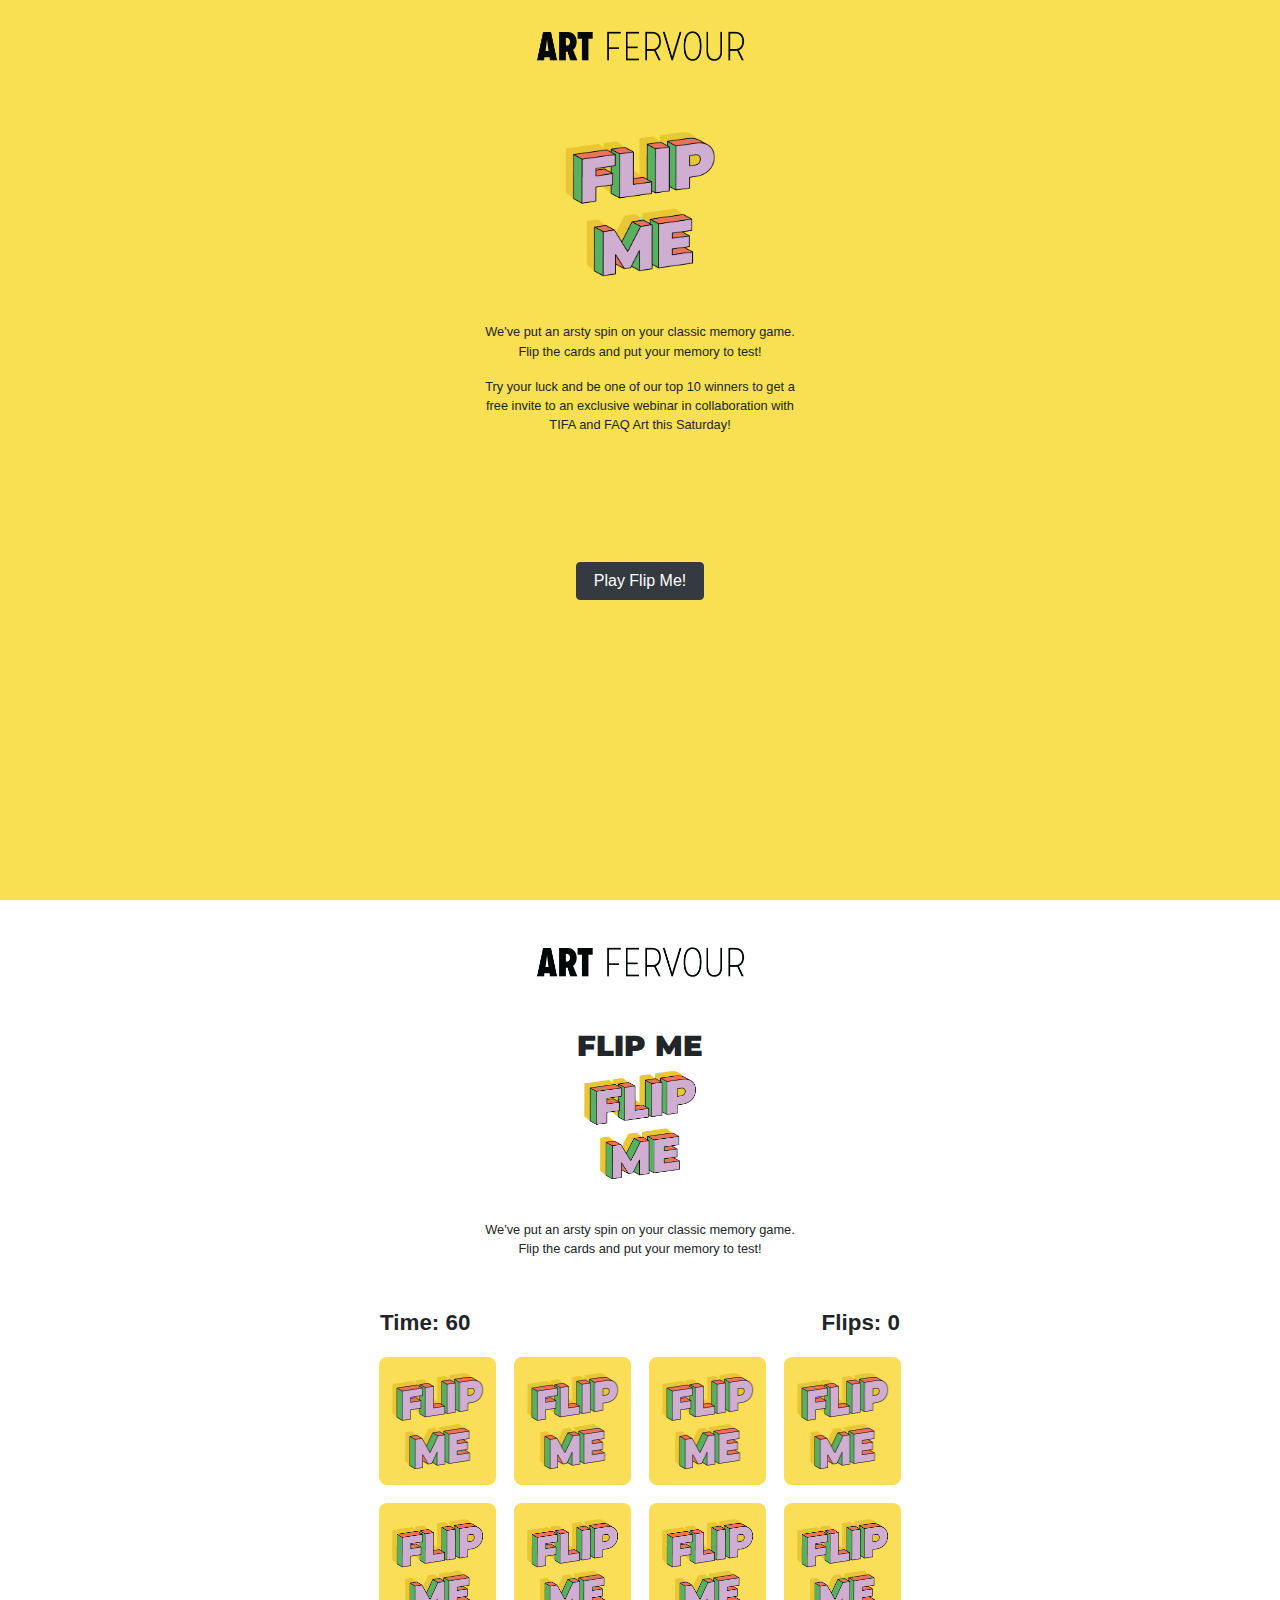
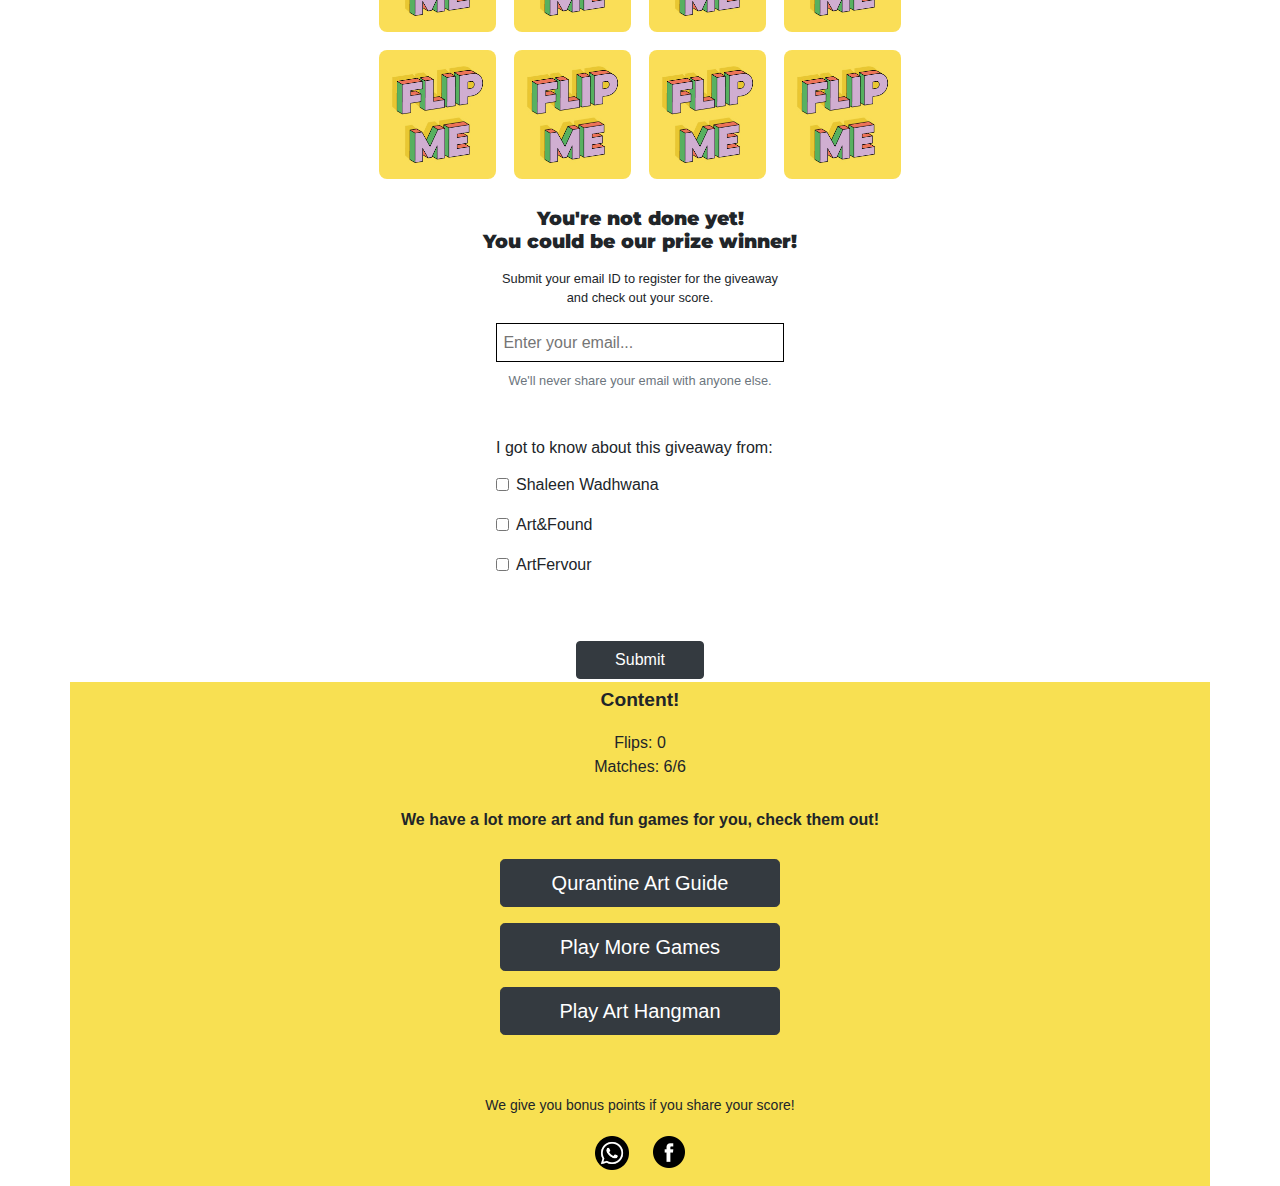
<file: index.html>
<!DOCTYPE html>
<html lang="en">

<head>
  <meta charset="UTF-8" />
  <meta name="viewport" content="width=device-width, initial-scale=1, shrink-to-fit=no, user-scalable=no" />
  <!-- <link rel="stylesheet" href="./assets/bootstrap.min.css" /> -->
  <link rel="stylesheet" href="https://maxcdn.bootstrapcdn.com/bootstrap/4.0.0/css/bootstrap.min.css"
    integrity="sha384-Gn5384xqQ1aoWXA+058RXPxPg6fy4IWvTNh0E263XmFcJlSAwiGgFAW/dAiS6JXm" crossorigin="anonymous" />
  <title>Flip Me</title>
  <link rel="shortcut icon" href="./assets/img/favicon.png" type="image/png" />
  <link href="https://fonts.googleapis.com/css2?family=Montserrat:wght@400;800;900&display=swap" rel="stylesheet" />
  <link rel="stylesheet" href="assets/style.css" />
</head>

<body>

  <div id="game-play" style="background-color: #F8E052; height: 100vh; margin-top: -16px;">
    <img src="./assets/img/af.png" alt="Logo" class="logo" />
    <img src="./assets/img/MEMORY GAME-02.png" alt="" class="logo1">
    <p id="inst1">
      We've put an arsty spin on your classic memory game.<br />Flip the cards
      and put your memory to test!
    </p>
    <p id="inst0" style="font-weight: 500; font-size: 0.8rem; margin-bottom: -6px; width: 20rem !important; margin: 0 auto !important;">Try your luck and be one of our top 10 winners to get a free invite to an exclusive webinar in collaboration with TIFA and FAQ Art this Saturday!  </p>
    
    <div class="container" style="margin-top: 8rem !important; display: flex !important; justify-content: center !important;">
        <button class="btn btn-dark" style="margin-top: 6rem; width: 8rem; margin: 0 auto;" id="play-now">Play Flip Me!</button>
    </div>
  </div>

  <div class="container" id="game-start">
    <img src="./assets/img/af.png" alt="Logo" class="logo" />
    <p id="tt" style="
          font-family: 'Montserrat', sans-serif;
          font-weight: 900;
          font-size: 1.8rem;
          text-align: center;
        ">
      FLIP ME
    </p>
    <img src="./assets/img/MEMORY GAME-02.png" alt="" class="logo1" id="fp" style="height: 9rem; margin-top: -30px;">
    <div id="ins">
      <p>
        We've put an arsty spin on your classic memory game.<br />Flip the cards
        and put your memory to test!
      </p>
    </div>
    <!-- <p id="inst" style="font-weight: 500; font-size: 0.8rem; margin-bottom: -6px;">Try your luck and be one of our top 10 winners to get a free invite to an exclusive webinar in collaboration with TIFA and FAQ Art this Saturday!  </p> -->
    <div class="row">
      <div class="time">
        <strong>Time: <span id="time-remaining">60</span></strong>
        <strong>Flips: <span id="flip">0</span></strong>
      </div>
    </div>
    <div class="row" id="board">
      <div class="board">
        <div class="cards" data-framework="1">
          <img class="front-face" src="assets/img/01.png" alt="01" />
          <img class="back-face" src="assets/img/cf.jpeg" alt="bgc" />
        </div>
        <div class="cards" data-framework="1">
          <img class="front-face" src="assets/img/01.png" alt="01" />
          <img class="back-face" src="assets/img/cf.jpeg" alt="bgc" />
        </div>

        <div class="cards" data-framework="2">
          <img class="front-face" src="assets/img/02.png" alt="02" />
          <img class="back-face" src="assets/img/cf.jpeg" alt="bgc" />
        </div>
        <div class="cards" data-framework="2">
          <img class="front-face" src="assets/img/02.png" alt="02" />
          <img class="back-face" src="assets/img/cf.jpeg" alt="bgc" />
        </div>

        <div class="cards" data-framework="3">
          <img class="front-face" src="assets/img/03.png" alt="03" />
          <img class="back-face" src="assets/img/cf.jpeg" alt="bgc" />
        </div>
        <div class="cards" data-framework="3">
          <img class="front-face" src="assets/img/03.png" alt="03" />
          <img class="back-face" src="assets/img/cf.jpeg" alt="bgc" />
        </div>

        <div class="cards" data-framework="4">
          <img class="front-face" src="assets/img/04.png" alt="04" />
          <img class="back-face" src="assets/img/cf.jpeg" alt="bgc" />
        </div>
        <div class="cards" data-framework="4">
          <img class="front-face" src="assets/img/04.png" alt="04" />
          <img class="back-face" src="assets/img/cf.jpeg" alt="bgc" />
        </div>

        <div class="cards" data-framework="5">
          <img class="front-face" src="assets/img/05.png" alt="05" />
          <img class="back-face" src="assets/img/cf.jpeg" alt="bgc" />
        </div>
        <div class="cards" data-framework="5">
          <img class="front-face" src="assets/img/05.png" alt="05" />
          <img class="back-face" src="assets/img/cf.jpeg" alt="bgc" />
        </div>

        <div class="cards" data-framework="6">
          <img class="front-face" src="assets/img/06.png" alt="06" />
          <img class="back-face" src="assets/img/cf.jpeg" alt="bgc" />
        </div>
        <div class="cards" data-framework="6">
          <img class="front-face" src="assets/img/06.png" alt="06" />
          <img class="back-face" src="assets/img/cf.jpeg" alt="bgc" />
        </div>
      </div>
    </div>

    <p id="artName"></p>

    <div class="row justify-content-around" id="end">

      <div id="emailForm" style="width: 100%;">
        <h5 style="text-align: center;  font-family: 'Montserrat', sans-serif;
            font-weight: 900;
            font-size: 1.2rem;
            text-align: center; margin-bottom: 1rem;">You're not done yet!</br>You could be our prize winner!</h5>
        <p style="text-align: center; font-size: 0.8rem;">Submit your email ID to register for the giveaway</br>and
          check out your score.</p>
        <form name="submit-to-google-sheet" style="
                display: flex;
                flex-direction: column;
                justify-content: center;
                width: 18rem;
                margin: auto;
                margin-bottom: 0.2rem;
              ">
          <input type="email" name="Email" id="inputemail" placeholder="Enter your email..."
            style="margin-bottom: 0.3rem; padding: 0.4rem; border: 1px solid black;" required />
          <input type="text" name="Matches" id="matchesSubmit" style="display: none;" />
          <input type="text" name="Flips" id="flipsSubmit" style="display: none;" />
          <small id="emailHelp" class="form-text text-muted" style="margin-bottom: 1rem; text-align: center;">We'll
            never share your email with anyone else.</small>

          
          <div class="form-check" style="margin-bottom: 1rem !important; margin-top: 2rem !important;">
            <h6 style="margin-bottom: 1rem; margin-left: -20px !important;">I got to know about this giveaway from:</h6>
            <input type="checkbox" class="form-check-input" name="Shaleen" id="Shaleen" value="Shaleen">
            <label for="Shaleen" class="form-check-label"> Shaleen Wadhwana</label>
          </div>
          <div class="form-check" style="margin-bottom: 1rem !important;">
            <input type="checkbox" class="form-check-input" name="ArtnFound" id="ArtnFound" value="ArtnFound">
            <label for="ArtnFound" class="form-check-label"> Art&Found</label>
          </div>
          <div class="form-check" style="margin-bottom: 4rem !important;">
            <input type="checkbox" class="form-check-input" name=" ArtFervour" id="AF" value="AF">
            <label for="AF" class="form-check-label"> ArtFervour</label><br>
          </div>
          <button type="submit" class="btn btn-dark" style="margin-top: 8rem; width: 8rem; margin: auto;">
            Submit
          </button>
        </form>
      </div>

      <div class="col-12 p-1 pb-3 text-center" id="game-end" style="background-color: #F8E052;">
        <p class="content" id="content">Content!</p>
        <p class="flips-matches">Flips: <span id="flips">0</span></p>
        <p class="flips-matches" id="hd">
          Matches: <span id="match">6/6</span>
        </p>
        <p class="content1">We have a lot more art and fun games for you, check them out!</p>
        <div class="flex-column">
          <a href="https://www.artfervour.com/art-fervour-quarantine-guide-to-art" target="_blank" class="btn btn-dark btn-lg" style="margin-top: 6rem;">
            Qurantine Art Guide
          </a>
          <a href="https://www.artfervour.com/af-games" class="btn btn-dark btn-lg" style="margin-top: 1rem;">
            Play More Games
          </a>
          <a href="https://arthangman.netlify.app/" class="btn btn-dark btn-lg" style="margin-top: 1rem;">
            Play Art Hangman
          </a>
        </div>
        <div class="results-social">
          <div id="social-text">
            We give you bonus points if you share your score!
          </div>
          <div class="icon-container">
            <a href="whatsapp://send?text=https://flipme.netlify.app/">
              <img src="./assets/img/whatsapp.png" style="
                    height: 34px;
                    width: 34px;
                    display: inline-block;
                    margin-top: 0px;
                    margin-right: 24px;
                  " alt="" /></a>

            <a href="https://www.facebook.com/sharer/sharer.php?u=https://flipme.netlify.app/">
              <img src="./assets/img/fb-logo-black-circle.png" style="
                    height: 32px;
                    width: 32px;
                    display: inline-block;
                    margin-top: 0px;
                  " alt="" /></a>
          </div>
        </div>
      </div>
    </div>


  </div>
  <script src="https://code.jquery.com/jquery-3.5.1.slim.min.js"
    integrity="sha256-4+XzXVhsDmqanXGHaHvgh1gMQKX40OUvDEBTu8JcmNs=" crossorigin="anonymous"></script>
  <script src="assets/play.js"></script>
  <script>
    $(document).ready(function(){
        $('.form-check-input').click(function() {
            $('.form-check-input').not(this).prop('checked', false);
        });
    });
    </script>
</body>

</html>
</file>
<file: assets/style.css>
*, ::after, ::before{
    box-shadow: none !important;
}

body {
    background: #FFF;
}

.board {
    width: 540px;
    height: 440px;
    margin: auto;
    display: flex;
    flex-wrap: wrap;
    perspective: 1000px;
}

.time {
    width: 520px;
    margin: auto;
    display: flex;
    justify-content: space-between;
    flex-wrap: wrap;
    perspective: 1000px;
    font-size: 1.4rem;
    margin-bottom: 8px;
    margin-top: 32px;
}

.cards {
    width: calc(25% - 10px);
    height: calc(33.333% - 10px);
    margin: 5px;
    position: relative;
    transform: scale(1);
    transform-style: preserve-3d;
    -webkit-transform-style: preserve-3d;
    transition: transform .5s;
    box-shadow: 1px 1px 1px rgba(0, 0, 0, .3);
}

.cards:active {
    transform: scale(0.97);
    transition: transform .2s;
}

.cards.flip {
    transform: rotateY(180deg);
}   

.front-face,
.back-face {
    width: 100%;
    height: 100%;
    padding: 4px;
    position: absolute;
    border-radius: 12px;
    /* background: #019787; */
    -webkit-backface-visibility: hidden;
    backface-visibility: hidden;
}

.front-face {
    transform: rotateY(180deg);
}

.logo {
    margin: 0 auto;
    display: block;
    margin-top: 16px;
    margin-bottom: 36px;
    height: 72px;
    padding-top: 20px;
}

.logo1{
    height: 12rem;
    margin: 0 auto;
    display: flex;
}

.content{
    font-size: 1.2rem;
    font-weight: 600;
    padding-left: 4rem;
    padding-right: 4rem;
}

.content1{
    font-size: 1rem;
    /* margin-top: 0rem; */
    margin-bottom: -8rem;
    padding-top: 1.8rem;
    padding-right: 3.7rem;
    padding-bottom: 3.7rem;
    padding-left: 3.7rem;
    font-weight: 600;
}

.flips-matches{
    margin-bottom: 0;
    font-weight: 500;
}

.flex-column{
    display: flex;
    flex-direction: column;
    width: 280px;
    margin: 0 auto;
}

#artName{
    text-align: center;
    margin-top: 1.2rem;
    font-weight: 500;
}

#ins{
    text-align: center;
    font-size: 0.8rem;
    margin-top: 1.4rem;
    font-weight: 400;
}

#inst0{
    text-align: center;
    font-size: 0.8rem;
    margin-top: 1.4rem;
    font-weight: 400;
}

#inst1{
    text-align: center;
    font-size: 0.8rem;
    margin-top: 1.4rem;
    font-weight: 400;
}

.results-social {
    display: flex;
    flex-direction: column;
    font-size: 14px;
    font-weight: medium;
    text-align: center;
    justify-content: center;
    clear: both;
    padding-top: 60px;
}

#social-text{
    padding-left: 1.4rem;
    padding-right: 1.4rem;
}

.icon-container {
    display: flex;
    flex-direction: row;
    justify-content: center;
    margin-top: 20px;
}

@media only screen and (max-width: 600px){
    .board{
        height: 340px;
    }
    .time{
        justify-content: space-evenly;
        font-size: 1.4rem;
        margin-bottom: 2rem;
    }
}
</file>
